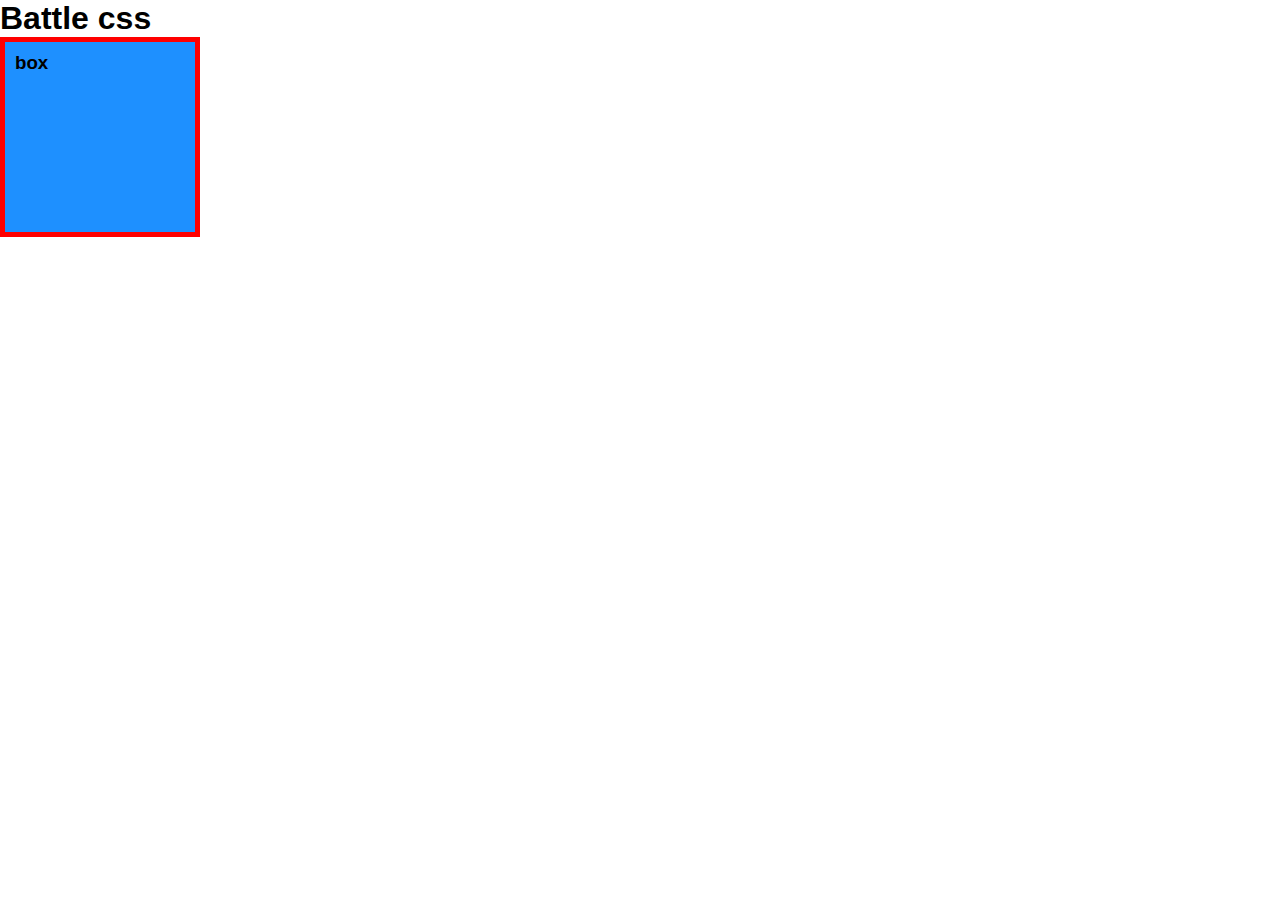
<file: index.html>
<!DOCTYPE html>
<html lang="en">
<head>
    <meta charset="UTF-8">
    <meta http-equiv="X-UA-Compatible" content="IE=edge">
    <meta name="viewport" content="width=device-width, initial-scale=1.0">
    <title>Document</title>
    <link rel="stylesheet" href="./style.css">
</head>
<body>
    <h1>Battle css</h1>
    <div class="box">
        <h3>box</h3>
    </div>
</body>
</html>
</file>
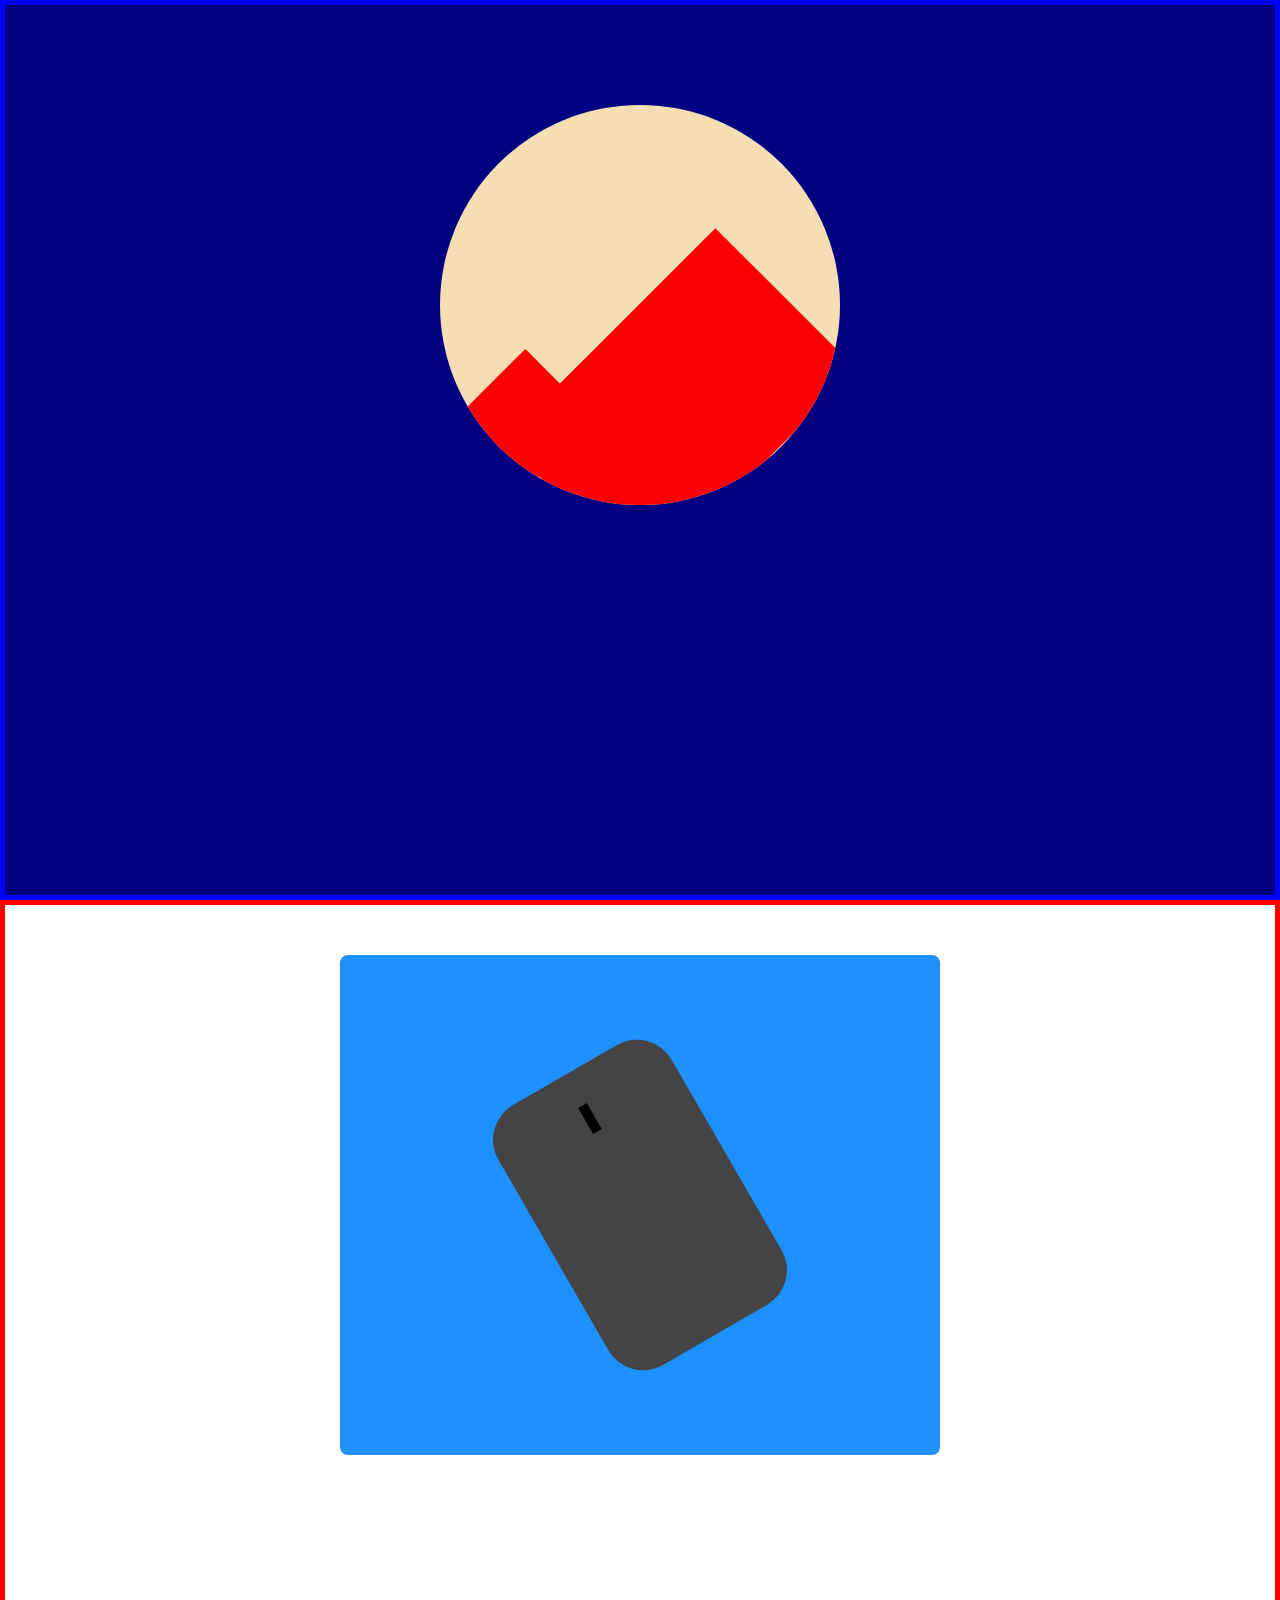
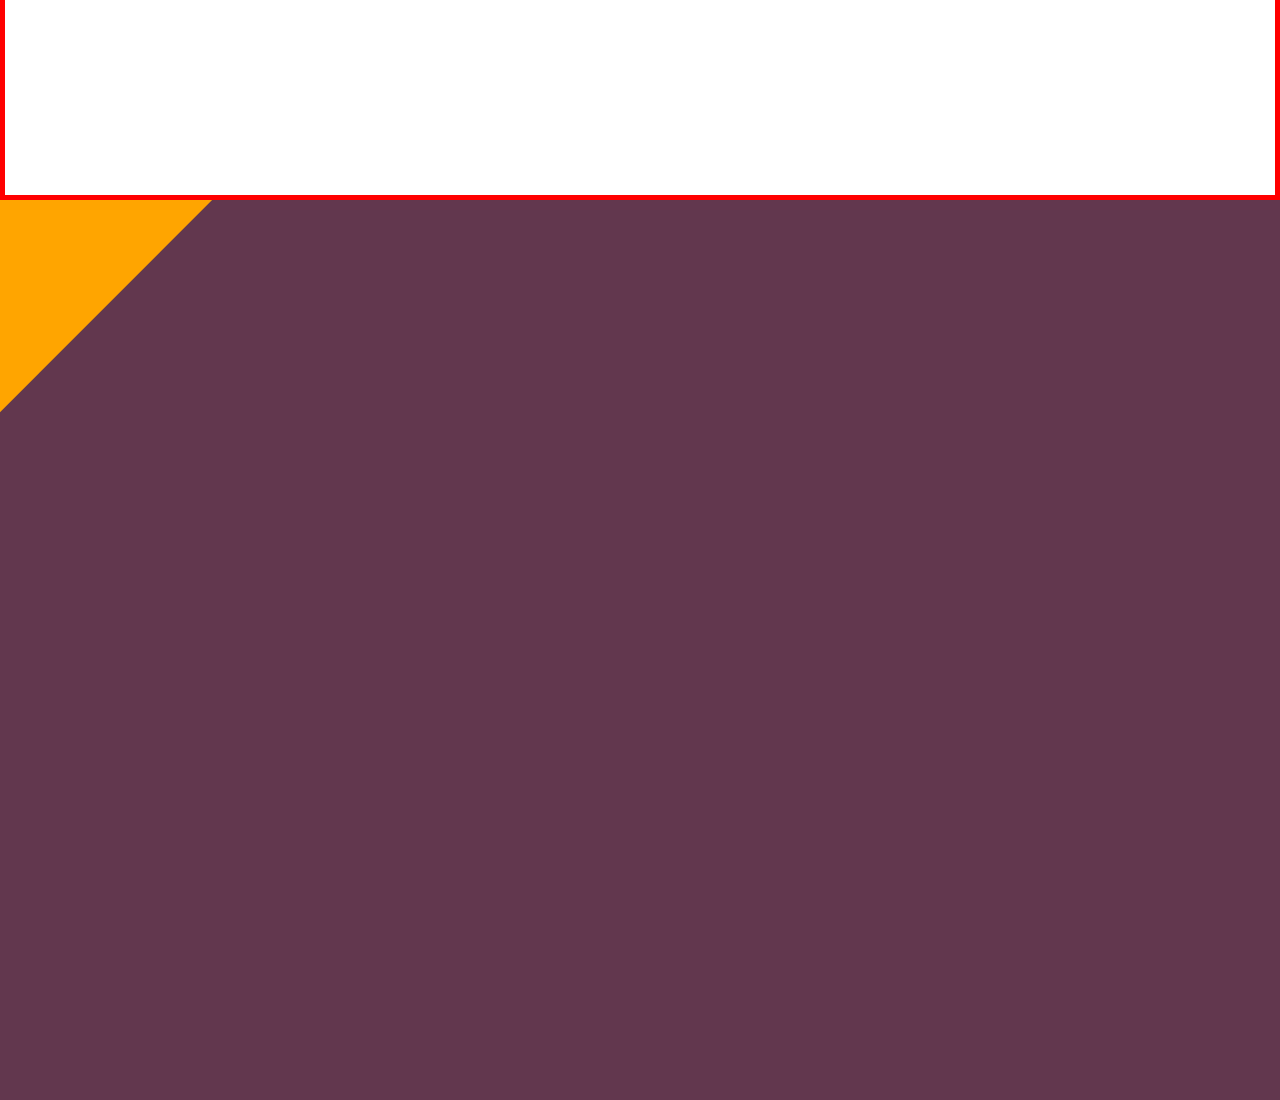
<file: battle.html>
<!DOCTYPE html>
<html lang="en">
<head>
    <meta charset="UTF-8">
    <meta http-equiv="X-UA-Compatible" content="IE=edge">
    <meta name="viewport" content="width=device-width, initial-scale=1.0">
    <title>Document</title>
    <link rel="stylesheet" href="./battle.css">
</head>
<body>
    <div class="mountain">
        <div class="yumaloq">
            <div class="div"></div>
            <div class="div1"></div>
        </div>
    </div>
    <div class="container">
        <div class="card">
            <div class="mause">
                <div class="scrol"></div>
            </div>
        </div>
    </div>
    <section>
        <div class="box"></div>
    </section>
   
</html>
</file>
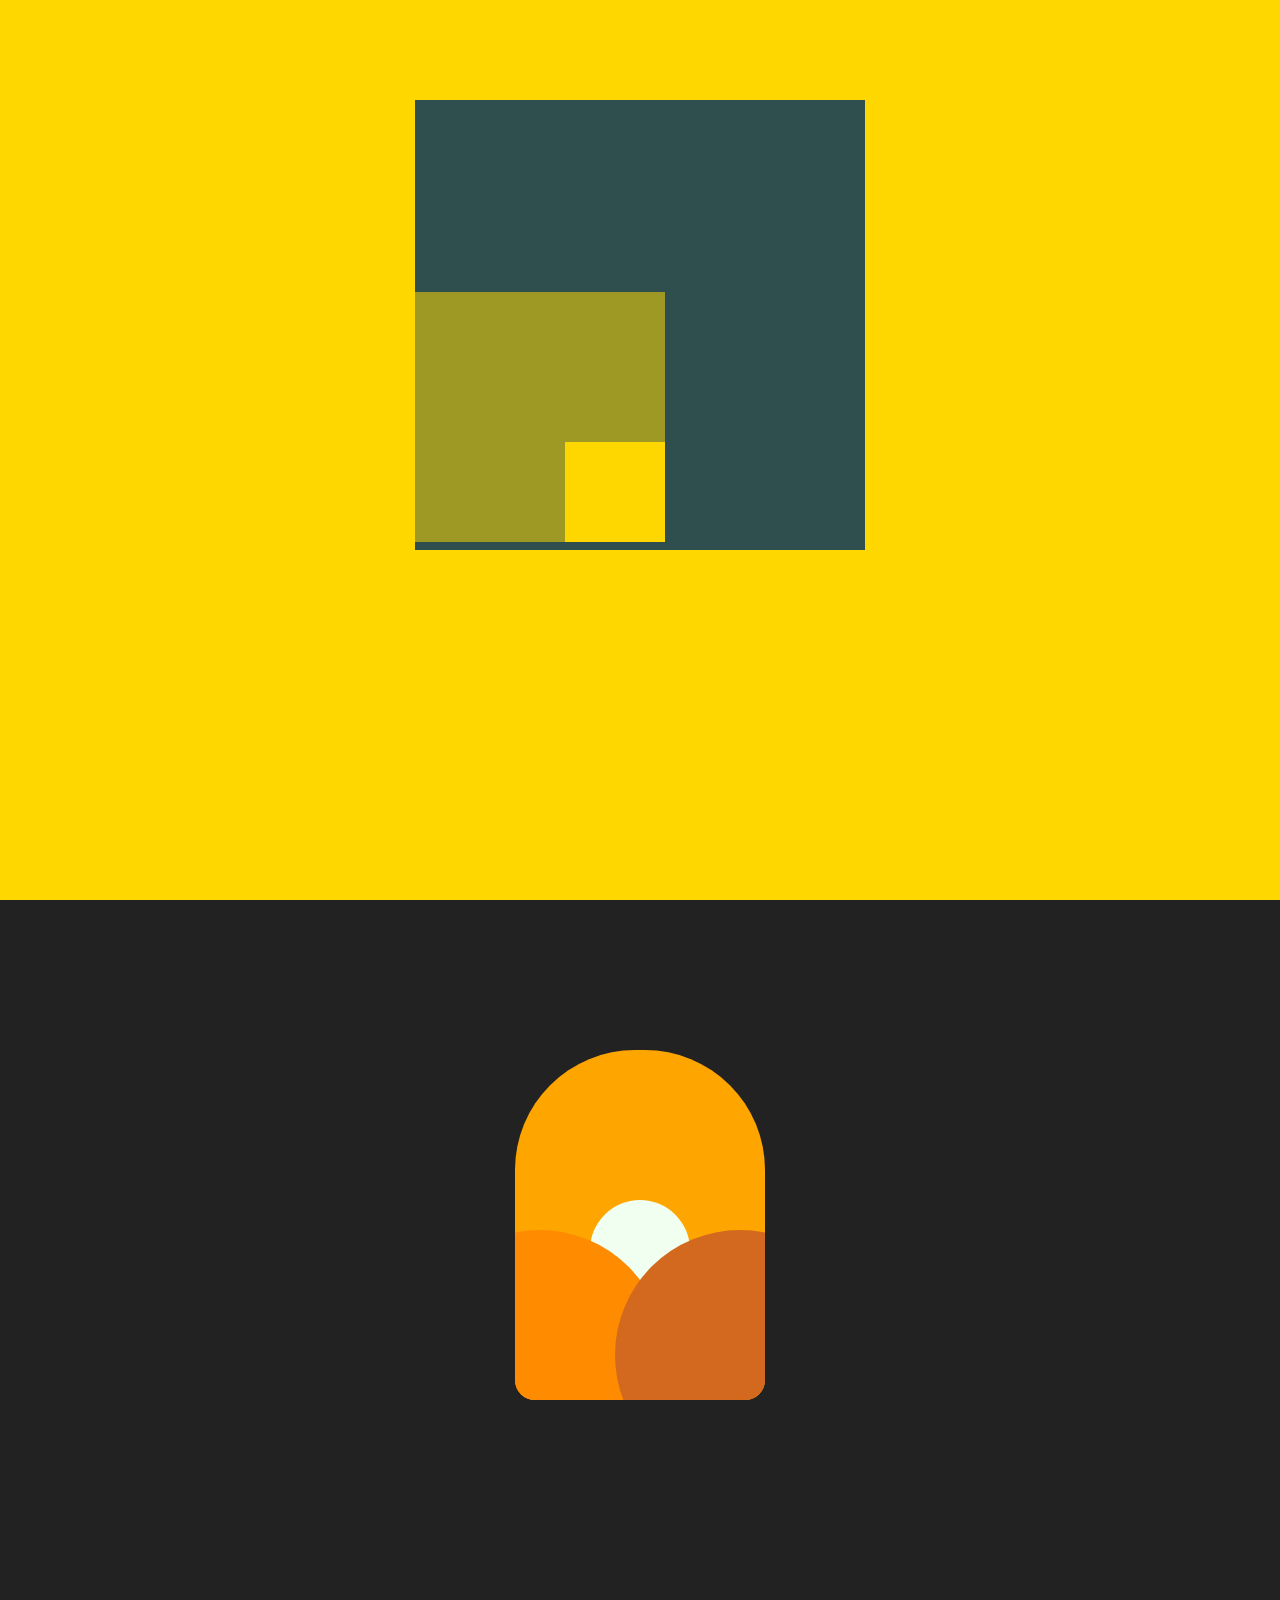
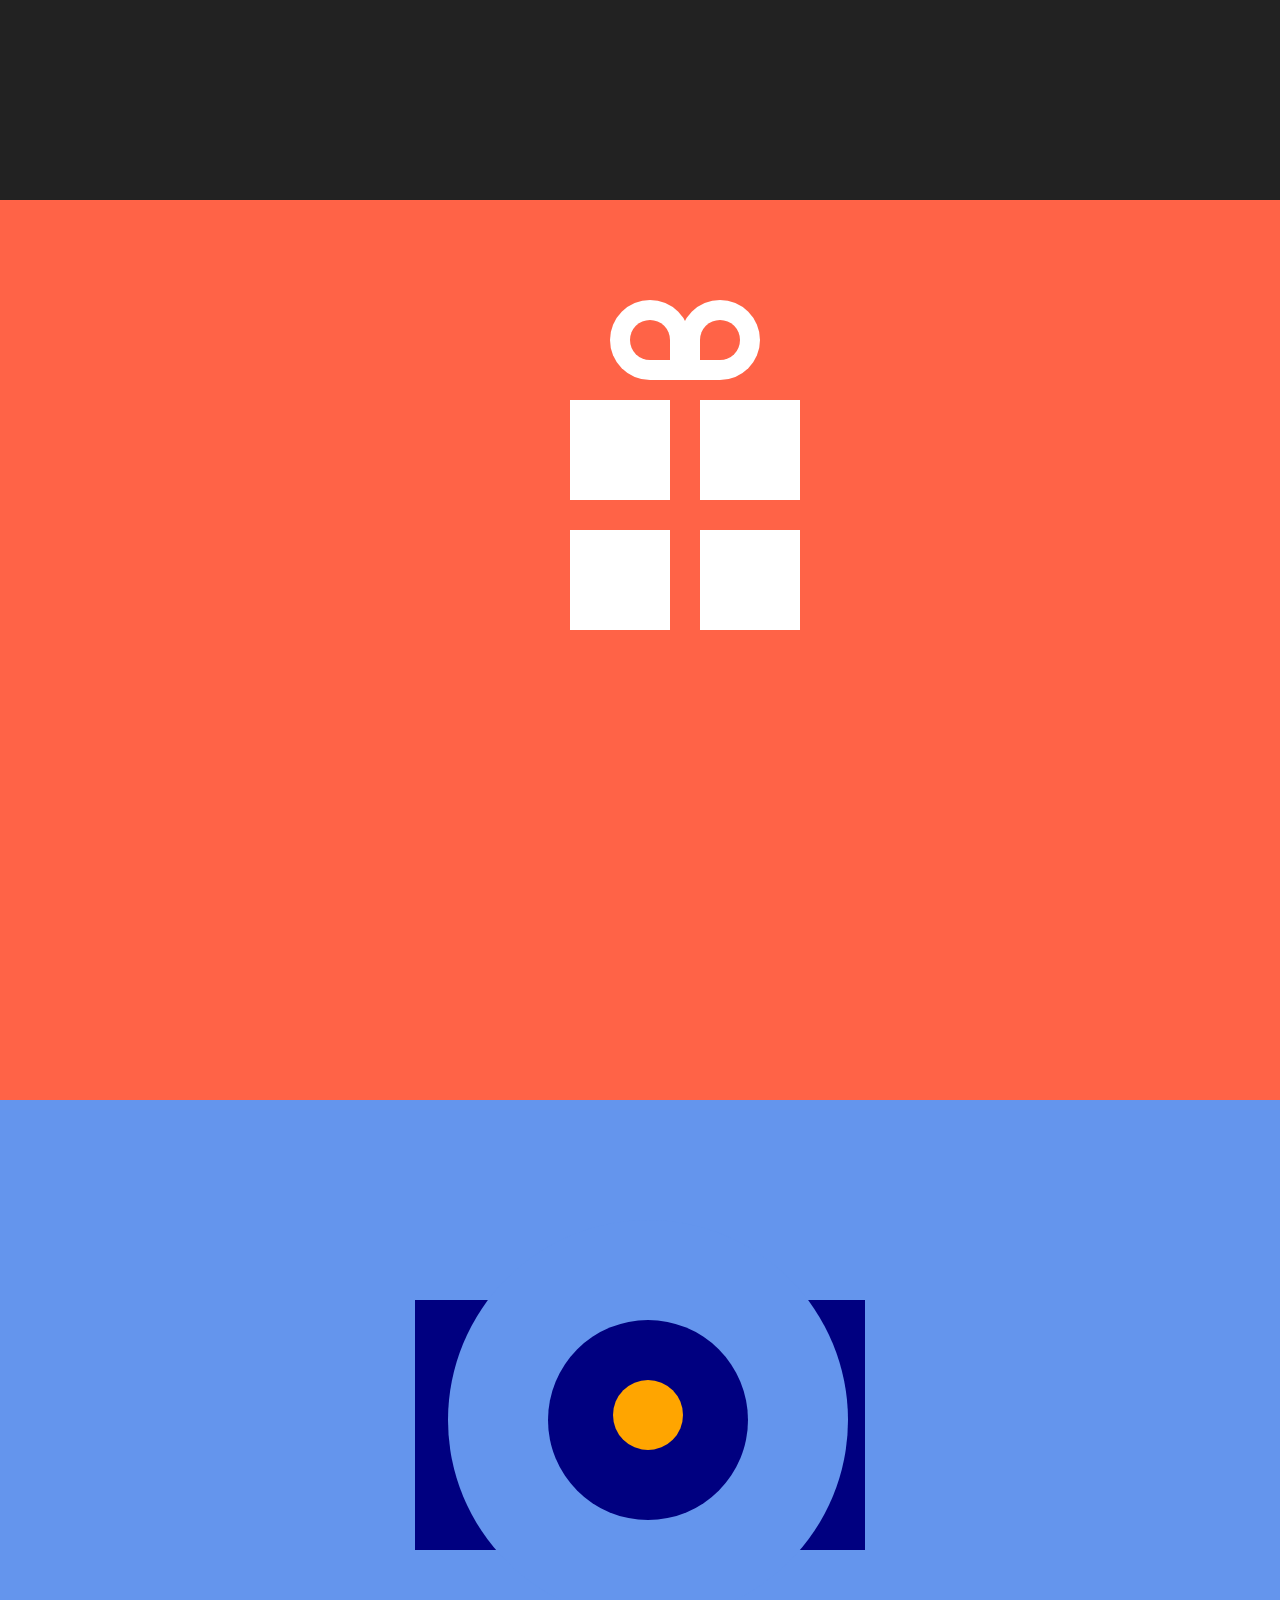
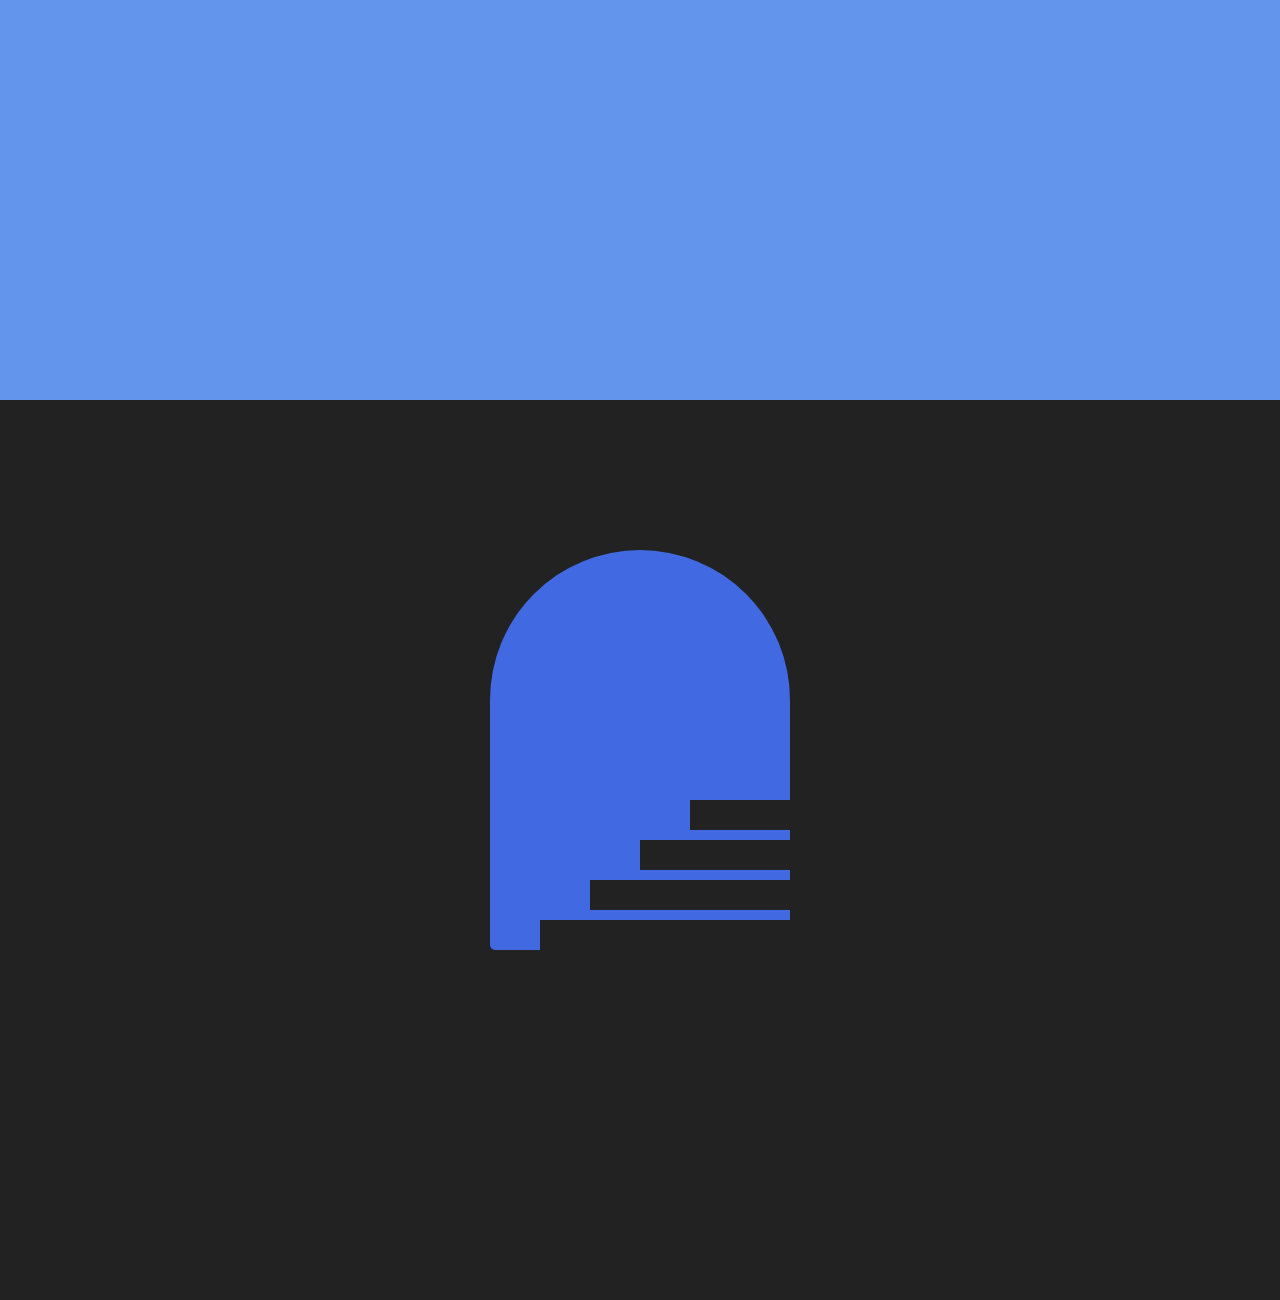
<file: hw.html>
<!DOCTYPE html>
<html lang="en">
<head>
    <meta charset="UTF-8">
    <meta http-equiv="X-UA-Compatible" content="IE=edge">
    <meta name="viewport" content="width=device-width, initial-scale=1.0">
    <title>Document</title>
    <link rel="stylesheet" href="./hw.css">
</head>
<body>
    <section>
        <div class="card">
            <div class="card1">
                <div class="card2"></div>
            </div>
        </div>
    </section>
    <div class="main">
        <div class="card3">
            <div class="circle"></div>
            <div class="circle1"></div>
            <div class="circle2"></div>
        </div>
    </div>
    <div class="main1">
        <div class="gift">
            <div class="line"></div>
        </div>
        <div class="gift1">
            <div class="line1"></div>
        </div>
        <div class="cardd first"></div>
        <div class="cardd second"></div>
        <div class="cardd third"></div>
        <div class="cardd fourth"></div>
    </div>
    <div class="main2">
        <div class="card4"></div>
        <div class="circle3">
            <div class="circle4">
                <div class="circle5"></div>
            </div>
        </div>
    </div>
    <div class="main3">
        <div class="card5">
            <div class="stair"></div>
            <div class="stair1"></div>
            <div class="stair2"></div>
            <div class="stair3"></div>
        </div>
    </div>
</body>
</html>
</file>
<file: style.css>
*{
    margin: 0%;
    padding: 0%;
    /* padding va border width va heightni ichidan joy oladi */
    box-sizing: border-box;
    font-family: sans-serif;
}
.box{
    width: 200px;
    height: 200px;
    background: dodgerblue;
    border: 5px solid red;
    padding: 10px;
}
</file>
<file: battle.css>
*{
    margin: 0%;
    padding: 0%;
    box-sizing: border-box;
    font-family: sans-serif;
}
section{
    width: 100%;
    height: 100vh;
    background: #62374e;
    position: relative;
    overflow: hidden;
}
.box{
    width: 300px;
    height: 300px;
    background: orange;
    transform: rotate(45deg);
    position: absolute;
    top: -150px;
    left: -150px;
}
.container{
    width: 100%;
    height: 100vh;
    border: 5px solid red;
}
.card{
    width: 600px;
    height: 500px;
    background: dodgerblue;
    border-radius: 8px;
    margin: auto;
    margin-top: 50px;
    padding-top: 100px;
}
.mause{
    width: 200px;
    height: 300px;
    background: #444;
    border-radius: 40px;
    margin: auto;
    padding-top: 20px;
    transform: rotate(-30deg);
}
.scrol{
    width: 10px;
    height: 30px;
    background: black;
    margin: auto;
    margin-top: 15px;
}
.mountain{
    width: 100%;
    height: 100vh;
    border: 5px solid blue;
    background: navy;
    padding-top: 100px;
}
.yumaloq{
    width: 400px;
    height: 400px;
    border-radius: 50%;
    background: wheat;
    margin: auto;
    overflow: hidden;
    position: relative;
}
.div{
    width: 200px;
    height: 300px;
    background: red;
    transform: rotate(45deg);
    position: absolute;
    bottom: -50px;
    right: 60px;
}
.div1{
    width: 100px;
    height: 200px;
    background: red;
    transform: rotate(45deg);
    position: absolute;
    bottom: -50px;
}
</file>
<file: hw.css>
*{
    margin: 0%;
    padding: 0%;
    box-sizing: border-box;
    font-family: sans-serif;
}
section{
    width: 100%;
    height: 100vh;
    background: gold;
    padding-top: 100px;
}
.card{
    width: 450px;
    height: 450px;
    background: darkslategray;
    margin: auto;
    padding-top: 15%;
}
.card1{
    width: 250px;
    height: 250px;
    background: rgba(255, 217, 0, 0.534);
    padding-top: 150px;
}
.card2{
    width: 100px;
    height: 100px;
    background: gold;
    margin-left: 150px;
}
.main{
    width: 100%;
    height: 100vh;
    background: #222;
    padding-top: 150px;
}
.card3{
    width: 250px;
    height: 350px;
    background: orange;
    margin: auto;
    border-radius: 120px 120px 20px 20px;
    padding-top: 150px;
    position: relative;
    overflow: hidden;
}
.circle{
    width: 100px;
    height: 100px;
    border-radius: 50%; 
    background: honeydew;
    margin: auto;

}
.circle1{
    width: 250px;
    height: 250px;
    border-radius: 50%;
    background: darkorange;
    position: absolute;
    left: -100px;
    bottom: -80px;
}
.circle2{
    width: 250px;
    height: 250px;
    border-radius: 50%;
    background: chocolate;
    position: absolute;
    left: 100px;
    bottom: -80px;
}
.main1{
    width: 100%;
    height: 100vh;
    background: tomato;
    position: relative;
    overflow: hidden;

}
.cardd{
    width: 100px;
    height: 100px;
    background: #fff;
}
.first{
    position: absolute;
    top: 200px;
    left: 570px;
}
.second{
    position: absolute;
    top: 200px;
    left: 700px;
}
.third{
    position: absolute;
    top: 330px;
    left: 700px;
}
.fourth{
    position: absolute;
    top: 330px;
    left: 570px;
}
.gift{
    width: 80px;
    height: 80px;
    background: #fff;
    border-radius: 120px 120px 0px 120px;
    position: absolute;
    top: 100px;
    left: 610px;
    padding-top: 20px;
}
.gift1{
    width: 80px;
    height: 80px;
    background: #fff;
    border-radius: 120px 120px 120px 0px;
    position: absolute;
    top: 100px;
    left: 680px;
    padding-top: 20px;
}
.line{
    width: 40px;
    height: 40px;
    background: tomato;
    border-radius: 120px 120px 0px 120px;
    margin: auto;
}
.line1{
    width: 40px;
    height: 40px;
    background: tomato;
    border-radius: 120px 120px 120px 0px;
    margin: auto;
}
.main2{
    width: 100%;
    height: 100vh;
    background: cornflowerblue;
    padding-top: 200px;
    position: relative;
    overflow: hidden;
}
.card4{
    width: 450px;
    height: 250px;
    background: navy;
    margin: auto;
}
.circle3{
    width: 400px;
    height: 400px;
    border-radius: 50%;
    background: cornflowerblue;
    position: absolute;
    top: 120px;
    left: 35%;
    padding-top: 100px;
}
.circle4{
    width: 200px;
    height: 200px;
    border-radius: 50%;
    background: navy;
    margin: auto;
    padding-top: 60px;
}
.circle5{
    width: 70px;
    height: 70px;
    border-radius: 50%;
    background: orange;
    margin: auto;
}
.main3{
    width: 100%;
    height: 100vh;
    background: #222;
    padding-top: 150px;
}
.card5{
    width: 300px;
    height: 400px;
    background: royalblue;
    border-radius: 150px 150px 0px 5px;
    margin: auto;
    position: relative;
    overflow: hidden;
}
.stair{
    width: 250px;
    height: 30px;
    background: #222;
    position: absolute;
    right: 0px;
    bottom: 0px;
}
.stair1{
    width: 200px;
    height: 30px;
    background: #222;
    position: absolute;
    right: 0px;
    bottom: 40px;
}
.stair2{
    width: 150px;
    height: 30px;
    background: #222;
    position: absolute;
    right: 0px;
    bottom: 80px;
}
.stair3{
    width: 100px;
    height: 30px;
    background: #222;
    position: absolute;
    right: 0px;
    bottom: 120px;
}
</file>
